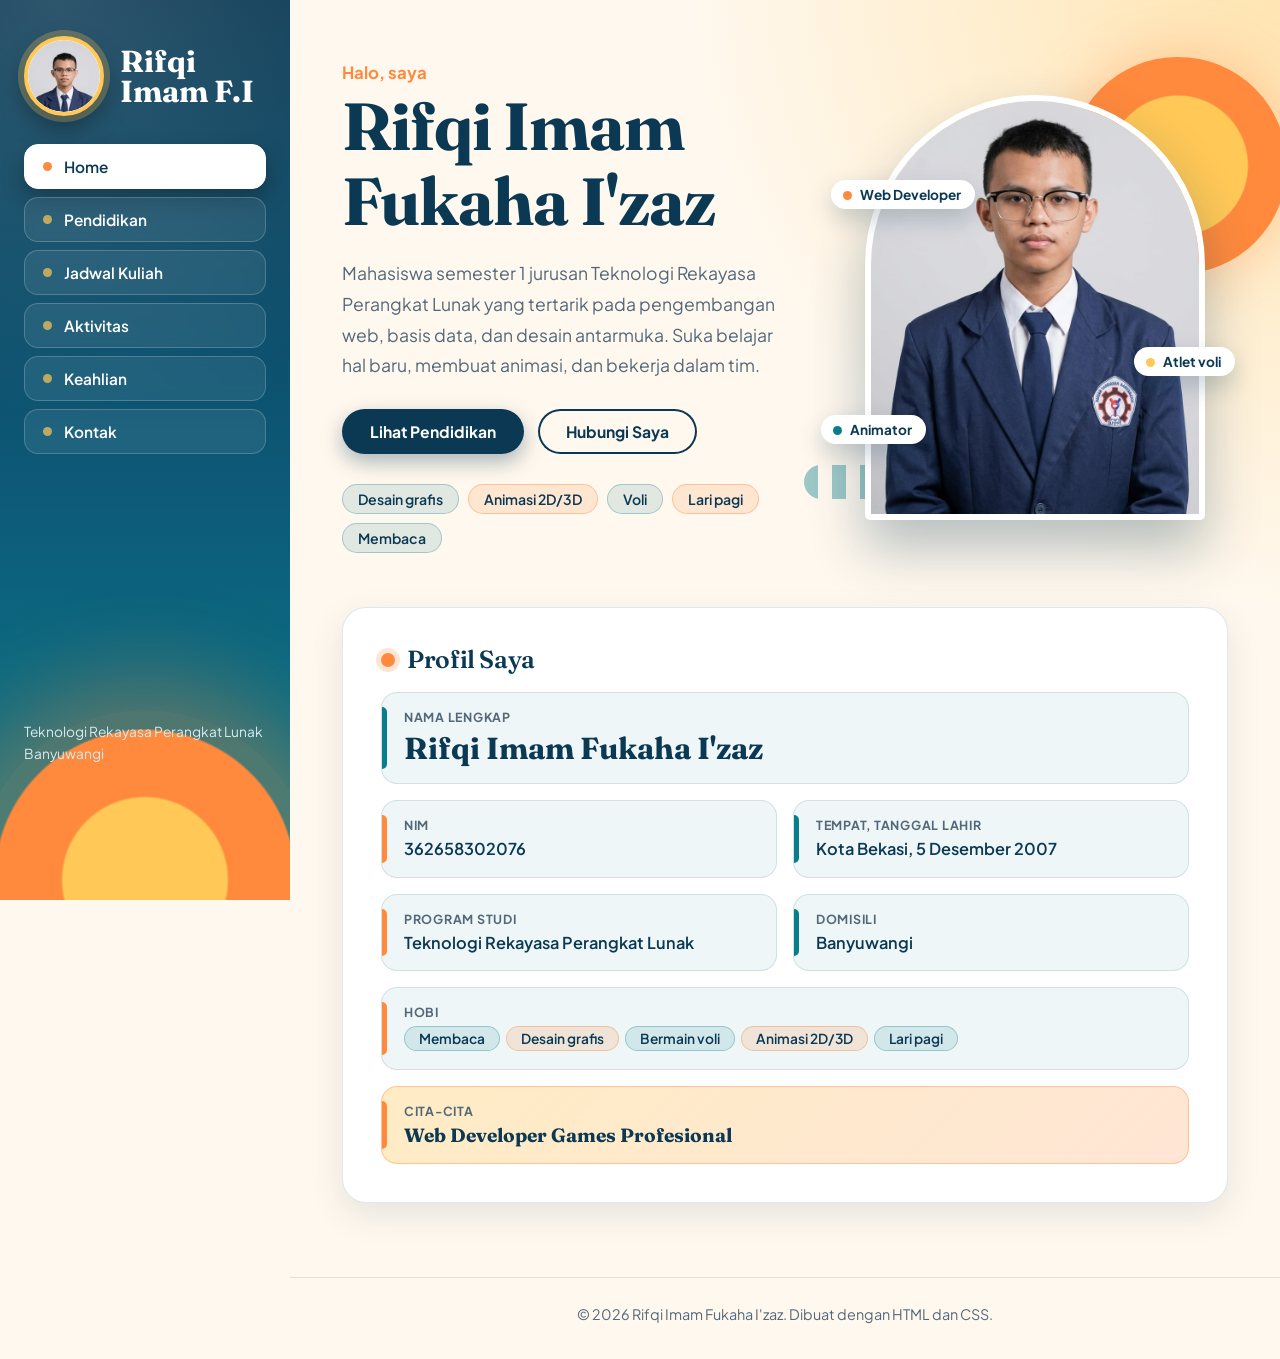
<file: index.html>
<!DOCTYPE html>
<html lang="id">
<head>
<meta charset="UTF-8">
<meta name="viewport" content="width=device-width, initial-scale=1">
<title>Home - Rifqi Imam Fukaha I'zaz</title>
<link rel="preconnect" href="https://fonts.googleapis.com">
<link rel="preconnect" href="https://fonts.gstatic.com" crossorigin>
<link href="https://fonts.googleapis.com/css2?family=Fraunces:opsz,wght@9..144,600;9..144,700&family=Plus+Jakarta+Sans:wght@400;500;600;700;800&display=swap" rel="stylesheet">
<link rel="stylesheet" href="style.css?v=3">
</head>
<body>
<header class="top">
  <div class="brand-row" style="display:flex;flex-direction:row;align-items:center;gap:16px;">
  <a class="brand" href="index.html" style="display:block;flex:none;width:80px;height:80px;min-width:80px;min-height:80px;aspect-ratio:1/1;padding:0;border-radius:50%;overflow:hidden;background:#fff;border:4px solid #ffc857;box-sizing:border-box;">
    <img src="foto.png.jpeg" alt="Logo RI" width="80" height="80" style="display:block;width:100%;height:100%;max-width:none;object-fit:cover;object-position:center 18%;border-radius:50%;">
  </a>
  <a class="brand-nama" href="index.html" style="display:block;font-family:'Fraunces',Georgia,serif;font-weight:700;font-size:1.9rem;line-height:1;color:#fff;text-decoration:none;">Rifqi Imam F.I</F></a>
  </div>
  <nav>
    <a href="index.html" class="aktif">Home</a>
    <a href="pendidikan.html">Pendidikan</a>
    <a href="jadwal.html">Jadwal Kuliah</a>
    <a href="aktivitas.html">Aktivitas</a>
    <a href="keahlian.html">Keahlian</a>
    <a href="kontak.html">Kontak</a>
  </nav>
</header>
<main>
<section class="hero">
  <div>
    <p class="sapa">Halo, saya</p>
    <h1>Rifqi Imam Fukaha I'zaz</h1>
    <p class="lead">Mahasiswa semester 1 jurusan Teknologi Rekayasa Perangkat Lunak yang tertarik pada pengembangan web, basis data, dan desain antarmuka. Suka belajar hal baru, membuat animasi, dan bekerja dalam tim.</p>
    <div class="aksi">
      <a class="btn ungu" href="pendidikan.html">Lihat Pendidikan</a>
      <a class="btn putih" href="kontak.html">Hubungi Saya</a>
    </div>
    <ul class="chips"><li>Desain grafis</li><li>Animasi 2D/3D</li><li>Voli</li><li>Lari pagi</li><li>Membaca</li></ul>
  </div>
  <div class="hero-foto">
    <img class="foto" src="foto.png.jpeg" alt="Foto Rifqi Imam Fukaha I'zaz">
    <span class="stiker s1">Web Developer</span>
    <span class="stiker s2">Animator</span>
    <span class="stiker s3">Atlet voli</span>
  </div>
</section>
<section class="panel">
  <h2>Profil Saya</h2>
  <dl class="kartu">
    <div class="wide nama"><dt>Nama Lengkap</dt><dd>Rifqi Imam Fukaha I'zaz</dd></div>
    <div><dt>NIM</dt><dd>362658302076</dd></div>
    <div><dt>Tempat, Tanggal Lahir</dt><dd>Kota Bekasi, 5 Desember 2007</dd></div>
    <div><dt>Program Studi</dt><dd>Teknologi Rekayasa Perangkat Lunak</dd></div>
    <div><dt>Domisili</dt><dd>Banyuwangi</dd></div>
    <div class="wide"><dt>Hobi</dt><dd>
      <span class="tag">Membaca</span><span class="tag">Desain grafis</span><span class="tag">Bermain voli</span><span class="tag">Animasi 2D/3D</span><span class="tag">Lari pagi</span>
    </dd></div>
    <div class="wide cita"><dt>Cita-cita</dt><dd>Web Developer Games Profesional</dd></div>
  </dl>
</section>
</main>
<footer>&copy; 2026 Rifqi Imam Fukaha I'zaz. Dibuat dengan HTML dan CSS.</footer>
</body>
</html>
</file>
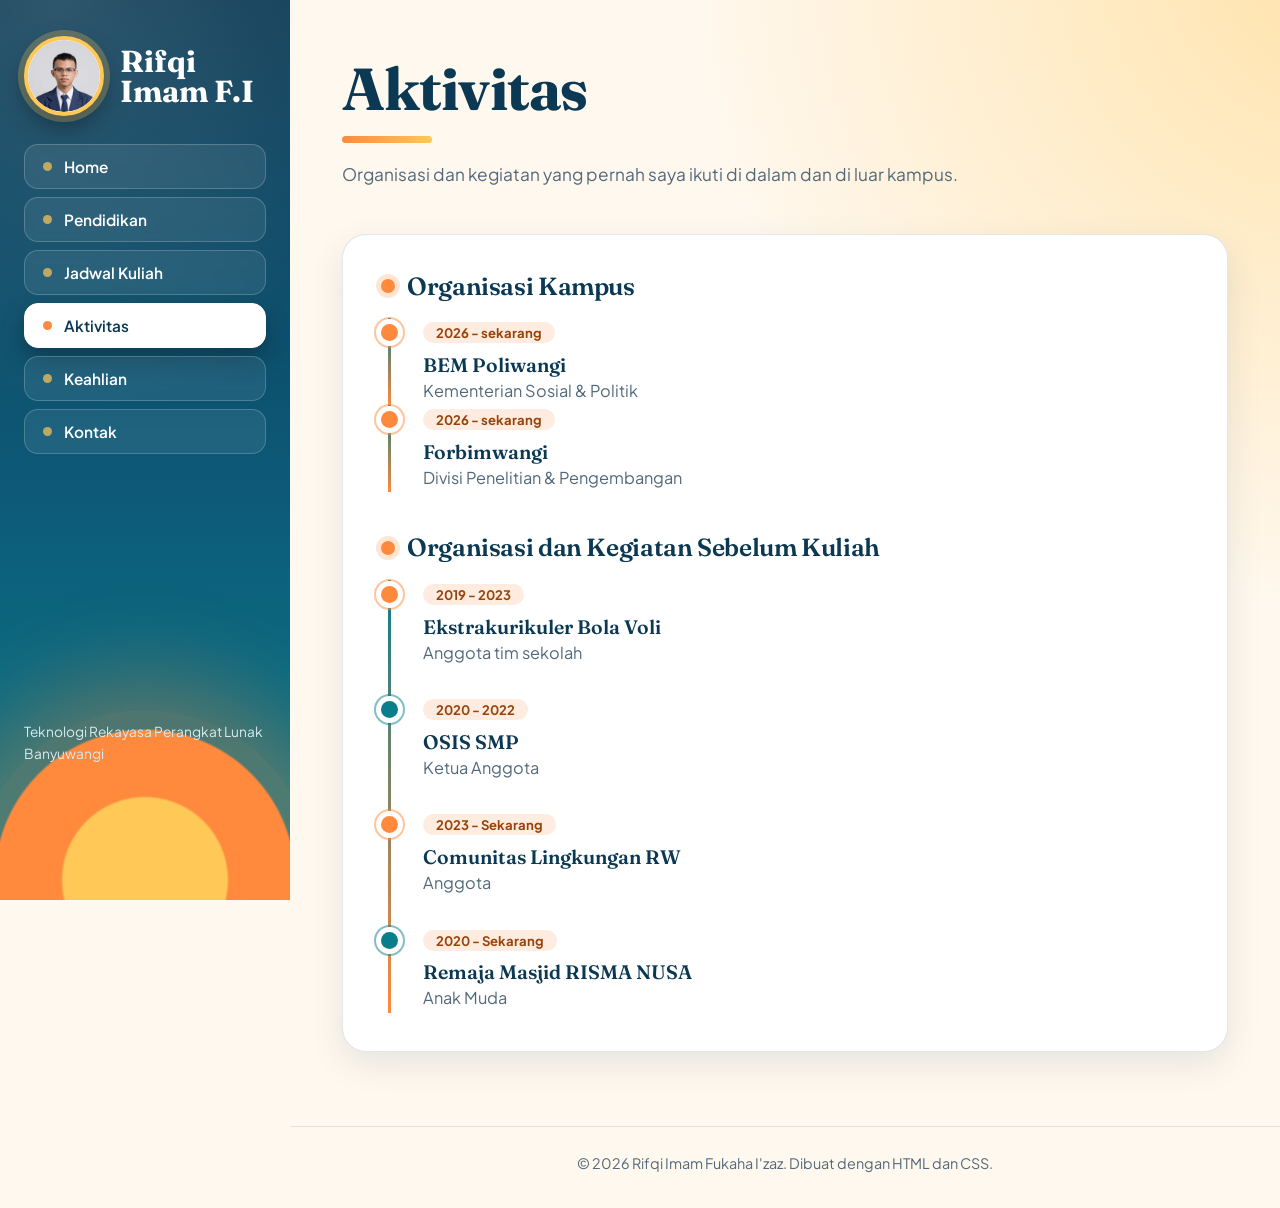
<file: aktivitas.html>
<!DOCTYPE html>
<html lang="id">
<head>
<meta charset="UTF-8">
<meta name="viewport" content="width=device-width, initial-scale=1">
<title>Aktivitas - Rifqi Imam Fukaha I'zaz</title>
<link rel="preconnect" href="https://fonts.googleapis.com">
<link rel="preconnect" href="https://fonts.gstatic.com" crossorigin>
<link href="https://fonts.googleapis.com/css2?family=Fraunces:opsz,wght@9..144,600;9..144,700&family=Plus+Jakarta+Sans:wght@400;500;600;700;800&display=swap" rel="stylesheet">
<link rel="stylesheet" href="style.css">
</head>
<body>
<header class="top">
  <div class="brand-row" style="display:flex;flex-direction:row;align-items:center;gap:16px;">
  <a class="brand" href="index.html" style="display:block;flex:none;width:80px;height:80px;min-width:80px;min-height:80px;aspect-ratio:1/1;padding:0;border-radius:50%;overflow:hidden;background:#fff;border:4px solid #ffc857;box-sizing:border-box;">
    <img src="foto.png.jpeg" alt="Logo RI" width="80" height="80" style="display:block;width:100%;height:100%;max-width:none;object-fit:cover;object-position:center 18%;border-radius:50%;">
  </a>
  <a class="brand-nama" href="index.html" style="display:block;font-family:'Fraunces',Georgia,serif;font-weight:700;font-size:1.9rem;line-height:1;color:#fff;text-decoration:none;">Rifqi Imam F.I</F></a>
  </div>
  <nav>
    <a href="index.html">Home</a>
    <a href="pendidikan.html">Pendidikan</a>
    <a href="jadwal.html">Jadwal Kuliah</a>
    <a href="aktivitas.html" class="aktif">Aktivitas</a>
    <a href="keahlian.html">Keahlian</a>
    <a href="kontak.html">Kontak</a>
  </nav>
</header>
<main>
<section class="judul"><h1>Aktivitas</h1><p>Organisasi dan kegiatan yang pernah saya ikuti di dalam dan di luar kampus.</p></section>
<section class="panel">
  <h2>Organisasi Kampus</h2>
  <div class="timeline">
    <div class="item"><span class="tahun">2026 - sekarang</span><strong>BEM Poliwangi</strong><span class="ket">Kementerian Sosial & Politik</span></div>
  </div>
  <div class="timeline">
    <div class="item"><span class="tahun">2026 - sekarang</span><strong>Forbimwangi</strong><span class="ket">Divisi Penelitian & Pengembangan</span></div>
  </div>
  <h2>Organisasi dan Kegiatan Sebelum Kuliah</h2>
  <div class="timeline">
    <div class="item"><span class="tahun">2019 - 2023</span><strong>Ekstrakurikuler Bola Voli</strong><span class="ket">Anggota tim sekolah</span></div>
    <div class="item"><span class="tahun">2020 - 2022</span><strong>OSIS SMP</strong><span class="ket">Ketua Anggota</span></div>
    <div class="item"><span class="tahun">2023 - Sekarang</span><strong>Comunitas Lingkungan RW</strong><span class="ket">Anggota</span></div>
    <div class="item"><span class="tahun">2020 - Sekarang</span><strong>Remaja Masjid RISMA NUSA</strong><span class="ket">Anak Muda</span></div>
  </div>
</section>
</main>
<footer>&copy; 2026 Rifqi Imam Fukaha I'zaz. Dibuat dengan HTML dan CSS.</footer>
</body>
</html>
</file>
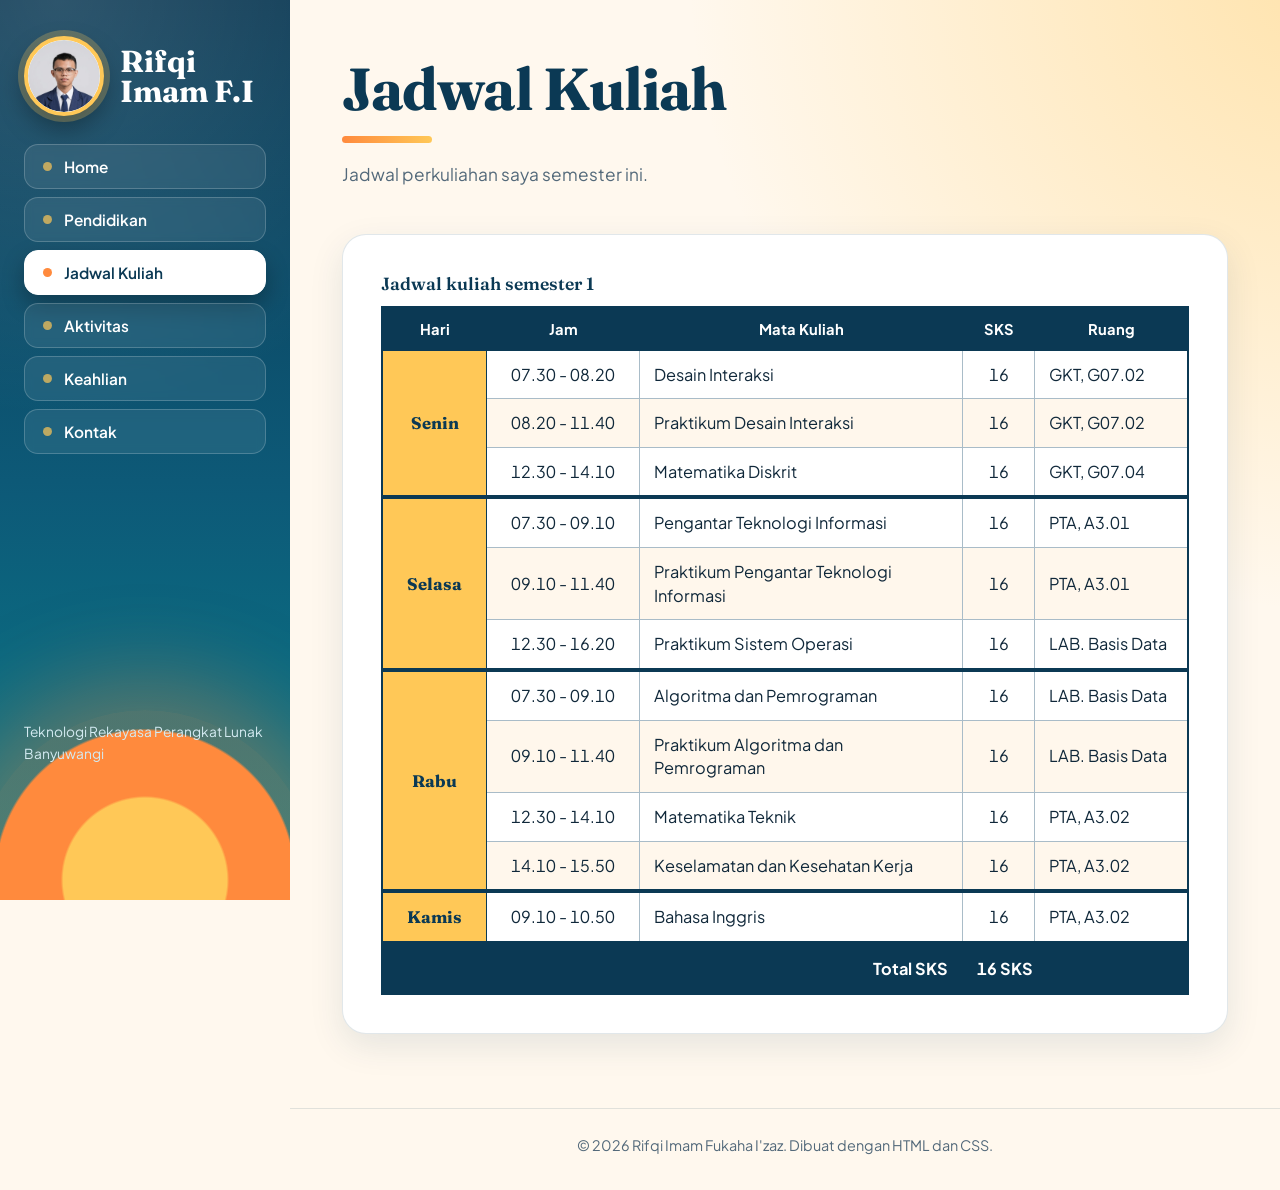
<file: jadwal.html>
<!DOCTYPE html>
<html lang="id">
<head>
<meta charset="UTF-8">
<meta name="viewport" content="width=device-width, initial-scale=1">
<title>Jadwal Kuliah - Rifqi Imam Fukaha I'zaz</title>
<link rel="preconnect" href="https://fonts.googleapis.com">
<link rel="preconnect" href="https://fonts.gstatic.com" crossorigin>
<link href="https://fonts.googleapis.com/css2?family=Fraunces:opsz,wght@9..144,600;9..144,700&family=Plus+Jakarta+Sans:wght@400;500;600;700;800&display=swap" rel="stylesheet">
<link rel="stylesheet" href="style.css?v=3">
</head>
<body>
<header class="top">
  <div class="brand-row" style="display:flex;flex-direction:row;align-items:center;gap:16px;">
  <a class="brand" href="index.html" style="display:block;flex:none;width:80px;height:80px;min-width:80px;min-height:80px;aspect-ratio:1/1;padding:0;border-radius:50%;overflow:hidden;background:#fff;border:4px solid #ffc857;box-sizing:border-box;">
    <img src="foto.png.jpeg" alt="Logo RI" width="80" height="80" style="display:block;width:100%;height:100%;max-width:none;object-fit:cover;object-position:center 18%;border-radius:50%;">
  </a>
  <a class="brand-nama" href="index.html" style="display:block;font-family:'Fraunces',Georgia,serif;font-weight:700;font-size:1.9rem;line-height:1;color:#fff;text-decoration:none;">Rifqi Imam F.I</F></a>
  </div>
  <nav>
    <a href="index.html">Home</a>
    <a href="pendidikan.html">Pendidikan</a>
    <a href="jadwal.html" class="aktif">Jadwal Kuliah</a>
    <a href="aktivitas.html">Aktivitas</a>
    <a href="keahlian.html">Keahlian</a>
    <a href="kontak.html">Kontak</a>
  </nav>
</header>
<main>
<section class="judul"><h1>Jadwal Kuliah</h1><p>Jadwal perkuliahan saya semester ini.</p></section>
<section class="panel">
  <div class="scroll"><table class="jadwal">
    <caption>Jadwal kuliah semester 1</caption>
    <thead><tr><th>Hari</th><th>Jam</th><th>Mata Kuliah</th><th>SKS</th><th>Ruang</th></tr></thead>
    <tbody>
      <tr><td class="hari" rowspan="3">Senin</td><td class="jam">07.30 - 08.20</td><td class="mk">Desain Interaksi</td><td class="sks">16</td><td class="ruang">GKT, G07.02</td></tr>
      <tr><td class="jam">08.20 - 11.40</td><td class="mk">Praktikum Desain Interaksi</td><td class="sks">16</td><td class="ruang">GKT, G07.02</td></tr>
      <tr><td class="jam">12.30 - 14.10</td><td class="mk">Matematika Diskrit</td><td class="sks">16</td><td class="ruang">GKT, G07.04</td></tr>
    </tbody>
    <tbody>
      <tr><td class="hari" rowspan="3">Selasa</td><td class="jam">07.30 - 09.10</td><td class="mk">Pengantar Teknologi Informasi</td><td class="sks">16</td><td class="ruang">PTA, A3.01</td></tr>
      <tr><td class="jam">09.10 - 11.40</td><td class="mk">Praktikum Pengantar Teknologi Informasi</td><td class="sks">16</td><td class="ruang">PTA, A3.01</td></tr>
      <tr><td class="jam">12.30 - 16.20</td><td class="mk">Praktikum Sistem Operasi</td><td class="sks">16</td><td class="ruang">LAB. Basis Data</td></tr>
    </tbody>
    <tbody>
      <tr><td class="hari" rowspan="4">Rabu</td><td class="jam">07.30 - 09.10</td><td class="mk">Algoritma dan Pemrograman</td><td class="sks">16</td><td class="ruang">LAB. Basis Data</td></tr>
      <tr><td class="jam">09.10 - 11.40</td><td class="mk">Praktikum Algoritma dan Pemrograman</td><td class="sks">16</td><td class="ruang">LAB. Basis Data</td></tr>
      <tr><td class="jam">12.30 - 14.10</td><td class="mk">Matematika Teknik</td><td class="sks">16</td><td class="ruang">PTA, A3.02</td></tr>
      <tr><td class="jam">14.10 - 15.50</td><td class="mk">Keselamatan dan Kesehatan Kerja</td><td class="sks">16</td><td class="ruang">PTA, A3.02</td></tr>
    </tbody>
    <tbody>
      <tr><td class="hari" rowspan="1">Kamis</td><td class="jam">09.10 - 10.50</td><td class="mk">Bahasa Inggris</td><td class="sks">16</td><td class="ruang">PTA, A3.02</td></tr>
    </tbody>
    <tfoot><tr><td colspan="3" class="kanan">Total SKS</td><td class="sks">16 SKS</td><td></td></tr></tfoot>
  </table></div>
</section>
</main>
<footer>&copy; 2026 Rifqi Imam Fukaha I'zaz. Dibuat dengan HTML dan CSS.</footer>
</body>
</html>
</file>
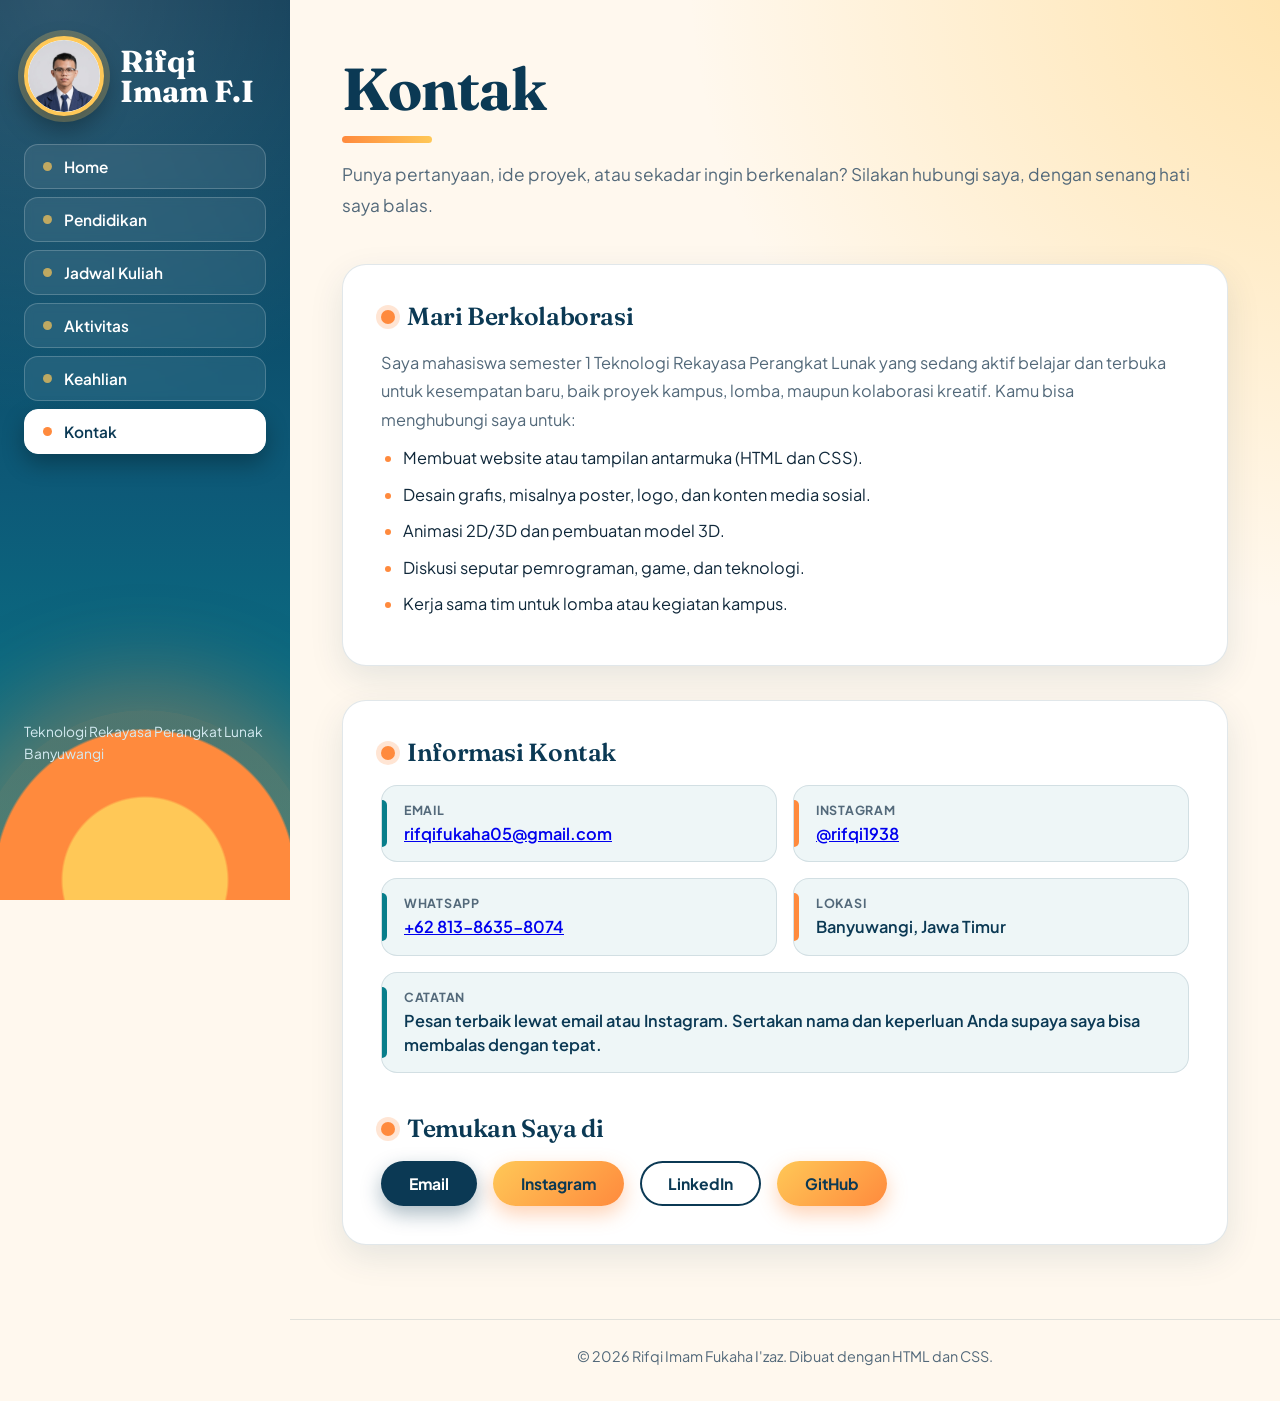
<file: kontak.html>
<!DOCTYPE html>
<html lang="id">
<head>
<meta charset="UTF-8">
<meta name="viewport" content="width=device-width, initial-scale=1">
<title>Kontak - Rifqi Imam Fukaha I'zaz</title>
<link rel="preconnect" href="https://fonts.googleapis.com">
<link rel="preconnect" href="https://fonts.gstatic.com" crossorigin>
<link href="https://fonts.googleapis.com/css2?family=Fraunces:opsz,wght@9..144,600;9..144,700&family=Plus+Jakarta+Sans:wght@400;500;600;700;800&display=swap" rel="stylesheet">
<link rel="stylesheet" href="style.css?v=5">
</head>
<body>
<header class="top">
  <div class="brand-row" style="display:flex;flex-direction:row;align-items:center;gap:16px;">
  <a class="brand" href="index.html" style="display:block;flex:none;width:80px;height:80px;min-width:80px;min-height:80px;aspect-ratio:1/1;padding:0;border-radius:50%;overflow:hidden;background:#fff;border:4px solid #ffc857;box-sizing:border-box;">
    <img src="foto.png.jpeg" alt="Logo RI" width="80" height="80" style="display:block;width:100%;height:100%;max-width:none;object-fit:cover;object-position:center 18%;border-radius:50%;">
  </a>
  <a class="brand-nama" href="index.html" style="display:block;font-family:'Fraunces',Georgia,serif;font-weight:700;font-size:1.9rem;line-height:1;color:#fff;text-decoration:none;">Rifqi Imam F.I</a>
  </div>
  <nav>
    <a href="index.html">Home</a>
    <a href="pendidikan.html">Pendidikan</a>
    <a href="jadwal.html">Jadwal Kuliah</a>
    <a href="aktivitas.html">Aktivitas</a>
    <a href="keahlian.html">Keahlian</a>
    <a href="kontak.html" class="aktif">Kontak</a>
  </nav>
</header>
<main>
<section class="judul"><h1>Kontak</h1><p>Punya pertanyaan, ide proyek, atau sekadar ingin berkenalan? Silakan hubungi saya, dengan senang hati saya balas.</p></section>
<section class="panel">
  <h2>Mari Berkolaborasi</h2>
  <p>Saya mahasiswa semester 1 Teknologi Rekayasa Perangkat Lunak yang sedang aktif belajar dan terbuka untuk kesempatan baru, baik proyek kampus, lomba, maupun kolaborasi kreatif. Kamu bisa menghubungi saya untuk:</p>
  <ul class="daftar">
    <li>Membuat website atau tampilan antarmuka (HTML dan CSS).</li>
    <li>Desain grafis, misalnya poster, logo, dan konten media sosial.</li>
    <li>Animasi 2D/3D dan pembuatan model 3D.</li>
    <li>Diskusi seputar pemrograman, game, dan teknologi.</li>
    <li>Kerja sama tim untuk lomba atau kegiatan kampus.</li>
  </ul>
</section>
<section class="panel">
  <h2>Informasi Kontak</h2>
  <dl class="kartu">
    <div><dt>Email</dt><dd><a href="mailto:rifqifukaha05@gmail.com">rifqifukaha05@gmail.com</a></dd></div>
    <div><dt>Instagram</dt><dd><a href="https://www.instagram.com/rifqi1938?evlk=MTZ6MG1ocnJ2a3Q0bg==" target="_blank" rel="noopener">@rifqi1938</a></dd></div>
    <div><dt>WhatsApp</dt><dd><a href="https://wa.me/6281386358074" target="_blank" rel="noopener">+62 813-8635-8074</a></dd></div>
    <div><dt>Lokasi</dt><dd>Banyuwangi, Jawa Timur</dd></div>
    <div class="wide"><dt>Catatan</dt><dd>Pesan terbaik lewat email atau Instagram. Sertakan nama dan keperluan Anda supaya saya bisa membalas dengan tepat.</dd></div>
  </dl>
  <h2>Temukan Saya di</h2>
  <div class="kontak-btn">
    <a class="btn ungu" href="mailto:rifqifukaha05@gmail.com">Email</a>
    <a class="btn" href="https://www.instagram.com/rifqi1938?evlk=MTZ6MG1ocnJ2a3Q0bg==" target="_blank" rel="noopener">Instagram</a>
    <a class="btn putih" href="https://www.linkedin.com/" target="_blank" rel="noopener">LinkedIn</a>
    <a class="btn" href="https://github.com/" target="_blank" rel="noopener">GitHub</a>
  </div>
</section>
</main>
<footer>&copy; 2026 Rifqi Imam Fukaha I'zaz. Dibuat dengan HTML dan CSS.</footer>
</body>
</html>
</file>
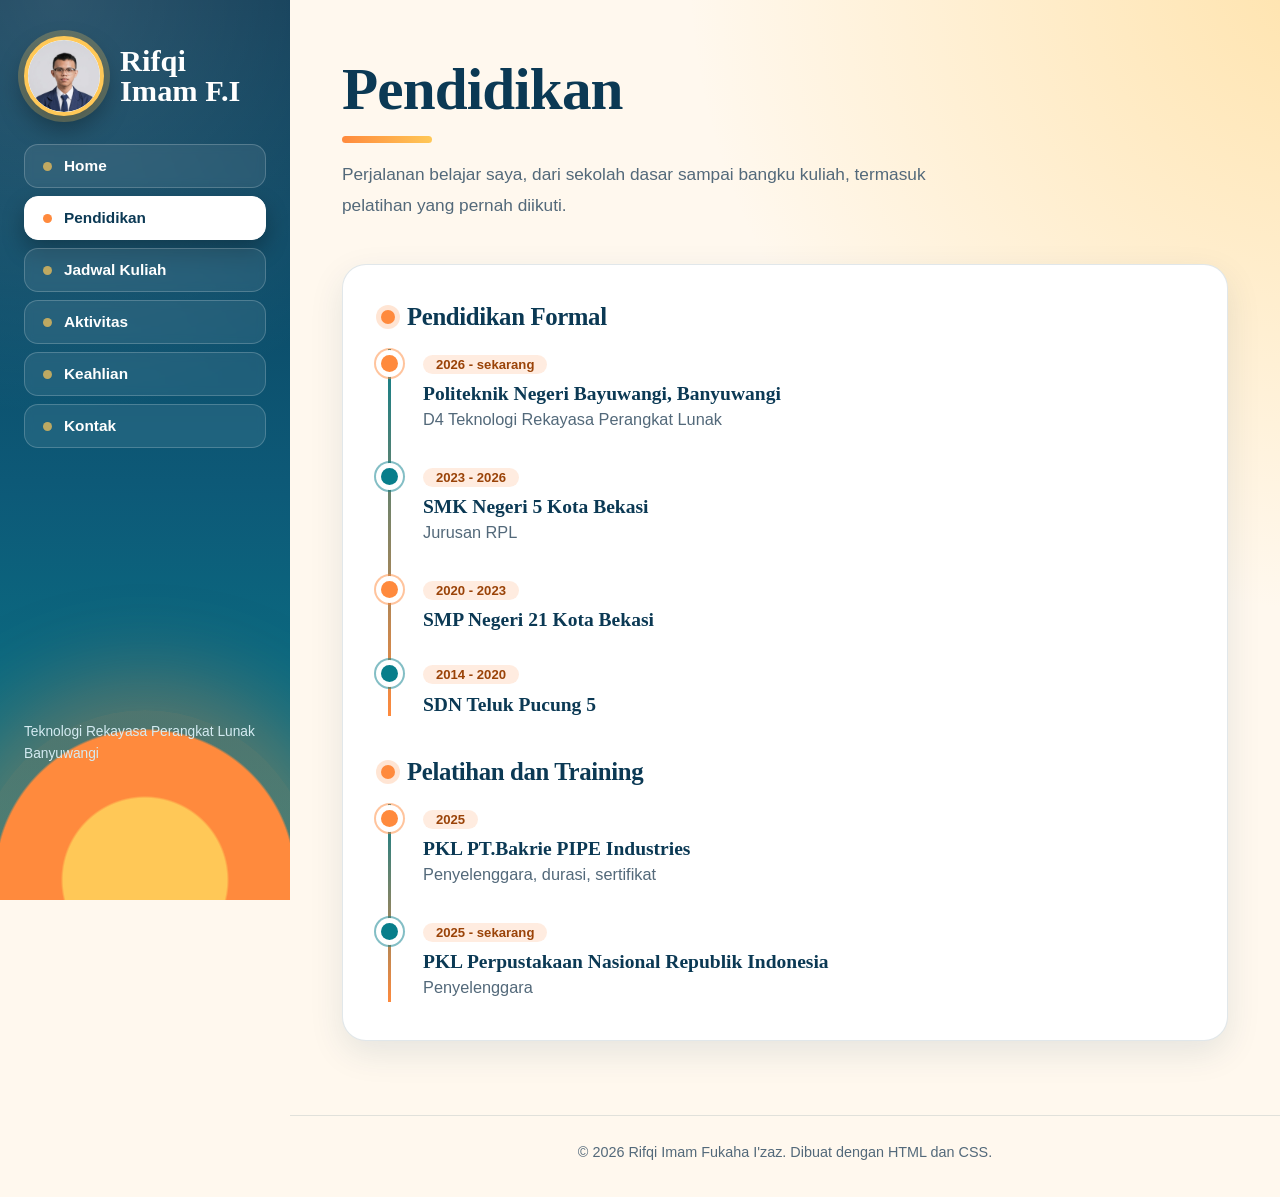
<file: pendidikan.html>
<!DOCTYPE html>
<html lang="id">
<head>
<meta charset="UTF-8">
<meta name="viewport" content="width=device-width, initial-scale=1">
<title>Pendidikan - Rifqi Imam Fukaha I'zaz</title>
<link rel="preconnect" href="https://fonts.googleapis.com">
<link rel="preconnect" href="https://fonts.gstatic.com" crossorigin>
<link href="https://fonts.googleapis.com/css2?family=Bricolage+Grotesque:wght@600;700;800&family=Instrument+Sans:wght@400;600&display=swap" rel="stylesheet">
<link rel="stylesheet" href="style.css">
</head>
<body>
<header class="top">
  <div class="brand-row" style="display:flex;flex-direction:row;align-items:center;gap:16px;">
  <a class="brand" href="index.html" style="display:block;flex:none;width:80px;height:80px;min-width:80px;min-height:80px;aspect-ratio:1/1;padding:0;border-radius:50%;overflow:hidden;background:#fff;border:4px solid #ffc857;box-sizing:border-box;">
    <img src="foto.png.jpeg" alt="Logo RI" width="80" height="80" style="display:block;width:100%;height:100%;max-width:none;object-fit:cover;object-position:center 18%;border-radius:50%;">
  </a>
  <a class="brand-nama" href="index.html" style="display:block;font-family:'Fraunces',Georgia,serif;font-weight:700;font-size:1.9rem;line-height:1;color:#fff;text-decoration:none;">Rifqi Imam F.I</F></a>
  </div>
  <nav>
    <a href="index.html">Home</a>
    <a href="pendidikan.html" class="aktif">Pendidikan</a>
    <a href="jadwal.html">Jadwal Kuliah</a>
    <a href="aktivitas.html">Aktivitas</a>
    <a href="keahlian.html">Keahlian</a>
    <a href="kontak.html">Kontak</a>
  </nav>
</header>
<main>
<section class="judul"><h1>Pendidikan</h1><p>Perjalanan belajar saya, dari sekolah dasar sampai bangku kuliah, termasuk pelatihan yang pernah diikuti.</p></section>
<section class="panel">
  <h2>Pendidikan Formal</h2>
  <div class="timeline">
    <div class="item"><span class="tahun">2026 - sekarang</span><strong>Politeknik Negeri Bayuwangi, Banyuwangi</strong><span class="ket">D4 Teknologi Rekayasa Perangkat Lunak</span></div>
    <div class="item"><span class="tahun">2023 - 2026</span><strong>SMK Negeri 5 Kota Bekasi</strong><span class="ket">Jurusan RPL</span></div>
    <div class="item"><span class="tahun">2020 - 2023</span><strong>SMP Negeri 21 Kota Bekasi</strong></div>
    <div class="item"><span class="tahun">2014 - 2020</span><strong>SDN Teluk Pucung 5</strong></div>
  </div>
  <h2>Pelatihan dan Training</h2>
  <div class="timeline">
    <div class="item"><span class="tahun">2025</span><strong>PKL PT.Bakrie PIPE Industries</strong><span class="ket">Penyelenggara, durasi, sertifikat</span></div>
    <div class="item"><span class="tahun">2025 - sekarang</span><strong>PKL Perpustakaan Nasional Republik Indonesia</strong><span class="ket">Penyelenggara</span></div>
  </div>
</section>
</main>
<footer>&copy; 2026 Rifqi Imam Fukaha I'zaz. Dibuat dengan HTML dan CSS.</footer>
</body>
</html>
</file>
<file: style.css>
/* ==========================================================
   WEB PRIBADI - Tema "Sunrise of Banyuwangi" (versi 2)
   Daftar isi:
   1 Variabel & mode gelap   2 Dasar          3 Sidebar + menu
   4 Tombol                  5 Hero (Home)    6 Judul halaman
   7 Panel                   8 Timeline       9 Jadwal kuliah
   10 Skill                  11 Footer        12 Animasi
   13 Responsif              14 Cetak
   ========================================================== */

/* ---------- 1. Variabel ---------- */
:root{
  color-scheme:light dark;

  /* warna merek (sama di mode terang & gelap) */
  --ocean:#0b3954;
  --sea:#087e8b;
  --sun:#ff8a3d;
  --gold:#ffc857;

  /* warna yang berubah menurut mode */
  --bg:#fff8ee;
  --glow:rgba(255,200,87,.45);
  --card:#ffffff;
  --head:#0b3954;           /* warna judul */
  --ink:#10283a;            /* warna teks */
  --muted:#53697a;
  --line:rgba(11,57,84,.12);
  --zebra:#fff7ec;
  --hov:#ffe9cf;
  --track:#e6eef1;
  --chip-bg:#e4eef3;
  --chip-ink:#0b3954;
  --tag-bg:rgba(255,138,61,.16);
  --tag-ink:#9a4308;
  --tosca-bg:rgba(8,126,139,.12);
  --shadow:0 12px 34px rgba(11,57,84,.10);

  --display:"Fraunces",Georgia,"Times New Roman",serif;
  --body:"Plus Jakarta Sans","Segoe UI",Helvetica,Arial,sans-serif;
  --side:290px;
  --radius:24px;
}
@media(prefers-color-scheme:dark){
  :root{
    --bg:#0a1b28;--glow:rgba(255,138,61,.16);--card:#112c3f;--head:#ffffff;--ink:#e6f0f5;--muted:#9fb7c6;
    --line:rgba(255,255,255,.12);--zebra:#14344a;--hov:#1d4a66;--track:#1d3b50;
    --chip-bg:#1d4560;--chip-ink:#d7eef7;--tag-bg:rgba(255,138,61,.2);--tag-ink:#ffb27a;--tosca-bg:rgba(8,126,139,.3);
    --shadow:0 12px 34px rgba(0,0,0,.35);
  }
}

/* ---------- 2. Dasar ---------- */
*{box-sizing:border-box;margin:0;padding:0}
html{scroll-behavior:smooth;scrollbar-color:var(--sea) transparent}
body{
  font-family:var(--body);font-size:1.02rem;line-height:1.75;color:var(--ink);
  background:radial-gradient(circle at 105% -5%,var(--glow),transparent 40%),var(--bg);
  background-attachment:fixed;min-height:100vh;
  display:grid;grid-template-columns:var(--side) 1fr;grid-template-rows:1fr auto;
  -webkit-font-smoothing:antialiased;
}
h1,h2,h3{font-family:var(--display);font-weight:600;line-height:1.12;letter-spacing:-.015em;text-wrap:balance}
p{max-width:66ch;margin-bottom:10px;text-wrap:pretty}
img{max-width:100%}
::selection{background:var(--sun);color:#fff}
a:focus-visible{outline:3px solid var(--sun);outline-offset:3px;border-radius:12px}

/* ---------- 3. Sidebar + tombol menu ---------- */
.top{
  grid-column:1;grid-row:1 / span 2;position:sticky;top:0;height:100vh;overflow:hidden;
  display:flex;flex-direction:column;gap:28px;padding:36px 24px;color:#fff;
  background:
    radial-gradient(circle at 20% 0%,rgba(255,255,255,.14),transparent 45%),
    linear-gradient(180deg,var(--ocean) 0%,#0d5a78 55%,var(--sea) 100%);
}
.top::before{ /* matahari terbit */
  content:"";position:absolute;left:50%;bottom:-150px;width:340px;height:340px;transform:translateX(-50%);border-radius:50%;
  background:radial-gradient(circle,var(--gold) 0 34%,var(--sun) 35% 62%,rgba(255,138,61,.28) 63% 100%);
  box-shadow:0 0 90px 30px rgba(255,138,61,.35);
}
.top::after{ /* identitas singkat */
  content:"Teknologi Rekayasa Perangkat Lunak\A Banyuwangi";white-space:pre;position:relative;z-index:1;
  margin-top:auto;margin-bottom:100px;font-size:.86rem;line-height:1.55;color:#d4ebf2;
}
.brand{
  position:relative;z-index:1;align-self:flex-start;display:grid;place-items:center;width:68px;height:68px;border-radius:50%;
  font:700 1.6rem var(--display);color:var(--ocean);text-decoration:none;background:var(--gold);
  box-shadow:0 0 0 6px rgba(255,200,87,.25),0 10px 24px rgba(0,0,0,.25);
  transition:transform .3s cubic-bezier(.3,1.6,.5,1);
}
.brand span{color:var(--sun)}
.brand:hover{transform:rotate(-10deg) scale(1.08)}

nav{position:relative;z-index:1;display:flex;flex-direction:column;gap:8px}
nav a{
  display:flex;align-items:center;gap:12px;padding:12px 18px;border-radius:14px;
  font:600 .96rem var(--body);color:#fff;text-decoration:none;
  background:rgba(255,255,255,.08);border:1px solid rgba(255,255,255,.2);backdrop-filter:blur(4px);
  transition:transform .18s,background .18s,color .18s,box-shadow .18s;
}
nav a::before{content:"";width:9px;height:9px;border-radius:50%;background:var(--gold);flex:none;opacity:.7;transition:transform .18s}
nav a:hover{background:var(--sun);color:var(--ocean);border-color:var(--sun);transform:translateX(6px);box-shadow:0 10px 22px rgba(0,0,0,.28)}
nav a:hover::before{background:var(--ocean);opacity:1;transform:scale(1.3)}
nav a:active{transform:translateX(6px) scale(.97)}
nav a.aktif{background:#fff;color:var(--ocean);border-color:#fff;box-shadow:0 10px 22px rgba(0,0,0,.28)}
nav a.aktif::before{background:var(--sun);opacity:1}

/* ---------- 4. Tombol ---------- */
.btn{
  position:relative;overflow:hidden;display:inline-block;padding:13px 28px;border-radius:999px;
  font:700 .98rem var(--body);text-decoration:none;color:var(--ocean);
  background:linear-gradient(135deg,var(--gold),var(--sun));box-shadow:0 8px 20px rgba(255,138,61,.38);
  transition:transform .18s,box-shadow .18s;
}
.btn::after{ /* kilau saat hover */
  content:"";position:absolute;top:0;left:-70%;width:45%;height:100%;transform:skewX(-20deg);
  background:linear-gradient(90deg,transparent,rgba(255,255,255,.55),transparent);transition:left .5s;
}
.btn:hover{transform:translateY(-3px);box-shadow:0 14px 28px rgba(255,138,61,.5)}
.btn:hover::after{left:130%}
.btn:active{transform:translateY(1px) scale(.97)}
.btn.ungu{background:var(--ocean);color:#fff;box-shadow:0 8px 20px rgba(11,57,84,.35)}
.btn.putih{background:transparent;color:var(--head);box-shadow:inset 0 0 0 2px var(--head)}
.btn.putih:hover{background:var(--head);color:var(--bg)}

main{grid-column:2;width:100%;max-width:1000px;justify-self:center;padding:56px 52px 40px}

/* ---------- 5. Hero (Home) ---------- */
.hero{display:grid;grid-template-columns:1.15fr 1fr;gap:56px;align-items:center;padding:6px 0 54px}
.sapa{font:700 1.05rem var(--body);color:var(--sun);margin-bottom:6px}
.hero h1{font-size:clamp(2.6rem,5.2vw,4.5rem);font-weight:700;margin-bottom:20px;color:var(--head)}
.lead{font-size:1.1rem;color:var(--muted);max-width:48ch;margin-bottom:28px}
.aksi{display:flex;flex-wrap:wrap;gap:14px;margin-bottom:30px}
.chips{display:flex;flex-wrap:wrap;gap:9px;list-style:none}
.chips li{
  font:600 .88rem var(--body);color:var(--chip-ink);padding:5px 15px;border-radius:999px;
  background:var(--tosca-bg);border:1px solid rgba(8,126,139,.3);transition:transform .18s;
}
.chips li:nth-child(even){background:var(--tag-bg);border-color:rgba(255,138,61,.4)}
.chips li:hover{transform:translateY(-3px)}

.hero-foto{position:relative;justify-self:center;width:min(100%,340px)}
.hero-foto::before{
  content:"";position:absolute;width:64%;aspect-ratio:1;right:-24%;top:-9%;border-radius:50%;z-index:-1;
  background:radial-gradient(circle,var(--gold) 0 45%,var(--sun) 46%);box-shadow:0 0 60px rgba(255,138,61,.4);
}
.hero-foto::after{
  content:"";position:absolute;width:50%;height:34px;left:-18%;bottom:5%;z-index:-1;border-radius:999px;
  background:repeating-linear-gradient(90deg,var(--sea) 0 14px,transparent 14px 28px);opacity:.4;
}
.foto{
  display:block;width:100%;aspect-ratio:4/5;object-fit:cover;background:var(--sea);
  border-radius:999px 999px 28px 28px;border:6px solid var(--card);box-shadow:0 28px 54px rgba(11,57,84,.3);
  transition:transform .4s cubic-bezier(.3,1.4,.5,1);
}
.hero-foto:hover .foto{transform:scale(1.025)}
.stiker{
  position:absolute;font:700 .85rem var(--body);color:var(--head);background:var(--card);white-space:nowrap;
  padding:6px 14px 6px 12px;border-radius:999px;box-shadow:0 10px 24px rgba(11,57,84,.22);
  animation:ambang 5s ease-in-out infinite;
}
.stiker::before{content:"";display:inline-block;width:9px;height:9px;border-radius:50%;margin-right:8px;background:var(--sun)}
.s1{top:20%;left:-34px}
.s2{bottom:18%;left:-44px;animation-delay:-1.6s}.s2::before{background:var(--sea)}
.s3{bottom:34%;right:-30px;animation-delay:-3.2s}.s3::before{background:var(--gold)}

/* ---------- 6. Judul halaman dalam ---------- */
.judul{padding:0 0 34px}
.judul h1{font-size:clamp(2.4rem,4.8vw,3.7rem);font-weight:700;color:var(--head)}
.judul h1::after{content:"";display:block;width:90px;height:7px;border-radius:7px;margin-top:14px;background:linear-gradient(90deg,var(--sun),var(--gold))}
.judul p{color:var(--muted);margin-top:16px;font-size:1.08rem}

/* ---------- 7. Panel ---------- */
.panel{
  background:var(--card);border:1px solid var(--line);border-radius:var(--radius);box-shadow:var(--shadow);
  padding:38px;margin-bottom:34px;transition:transform .25s,box-shadow .25s;
}
.panel:hover{transform:translateY(-3px);box-shadow:0 18px 44px rgba(11,57,84,.16)}
.panel h2{font-size:1.55rem;color:var(--head);margin-bottom:18px;display:flex;align-items:center;gap:12px}
.panel h2::before{content:"";width:14px;height:14px;border-radius:50%;flex:none;background:var(--sun);box-shadow:0 0 0 5px rgba(255,138,61,.22)}
.panel h2:not(:first-child){margin-top:42px}
.panel p{color:var(--muted)}
ul.daftar{margin:6px 0 0 22px}
ul.daftar li{margin-bottom:8px}
ul.daftar li::marker{color:var(--sun)}

dl{display:grid;grid-template-columns:170px 1fr}
dt,dd{padding:13px 0;border-bottom:1px solid var(--line)}
dt{font-weight:700;color:var(--sea)}
dd{transition:padding .2s}
dl dt:last-of-type,dl dd:last-of-type{border-bottom:0}

/* ---------- 8. Timeline ---------- */
.timeline{border-left:3px solid transparent;border-image:linear-gradient(180deg,var(--sea),var(--sun)) 1;margin-left:7px}
.item{position:relative;padding:0 0 28px 32px}
.item:last-child{padding-bottom:0}
.item::before{
  content:"";position:absolute;left:-10px;top:6px;width:17px;height:17px;border-radius:50%;background:var(--sun);
  box-shadow:0 0 0 5px var(--card),0 0 0 7px rgba(255,138,61,.5);transition:transform .2s;
}
.item:nth-child(even)::before{background:var(--sea);box-shadow:0 0 0 5px var(--card),0 0 0 7px rgba(8,126,139,.5)}
.item:hover::before{transform:scale(1.3)}
.tahun{display:inline-block;font:700 .82rem var(--body);color:var(--tag-ink);background:var(--tag-bg);border-radius:999px;padding:2px 13px}
.item strong{display:block;font:600 1.22rem var(--display);color:var(--head);margin-top:6px}
.item .ket{color:var(--muted)}

/* ---------- 9. Jadwal kuliah (tabel biasa) ---------- */
.scroll{overflow-x:auto}
table.jadwal{
  --luar:var(--ocean);--dalam:#a9bcc8;--tebal:var(--ocean);
  width:100%;min-width:700px;table-layout:fixed;border-collapse:collapse;border:2px solid var(--luar);
}
table.jadwal caption{caption-side:top;text-align:left;font:600 1.1rem var(--display);color:var(--head);padding-bottom:12px}

/* lebar kolom */
table.jadwal thead th:nth-child(1){width:13%}
table.jadwal thead th:nth-child(2){width:19%}
table.jadwal thead th:nth-child(3){width:40%}
table.jadwal thead th:nth-child(4){width:9%}
table.jadwal thead th:nth-child(5){width:19%}

/* garis sel */
table.jadwal th,table.jadwal td{border:1px solid var(--dalam);padding:12px 14px;vertical-align:middle;line-height:1.45}
table.jadwal thead th{background:var(--ocean);color:#fff;border-color:var(--ocean);font:700 .92rem var(--body);text-align:center}
/* PEMBATAS ANTAR HARI (garis tebal) - dibuat dari tiga sisi supaya pasti tampil */
table.jadwal tbody{border-bottom:4px solid var(--tebal)}
table.jadwal tbody tr:last-child td{border-bottom:4px solid var(--tebal)}
table.jadwal tbody + tbody tr:first-child td{border-top:4px solid var(--tebal)}
table.jadwal tfoot td{border-top:4px solid var(--tebal)}

/* tata letak isi sel */
table.jadwal td.hari{text-align:center;font:700 1.05rem var(--display);background:var(--gold);color:var(--ocean);border-right:1px solid var(--tebal);border-bottom:4px solid var(--tebal)}
table.jadwal td.jam,table.jadwal td.sks{text-align:center;white-space:nowrap}
table.jadwal td.mk,table.jadwal td.ruang{text-align:left}
table.jadwal td{font-variant-numeric:tabular-nums}
table.jadwal tbody + tbody td.hari{border-top:4px solid var(--tebal)}

/* warna baris */
table.jadwal tbody tr:nth-child(even) td:not(.hari){background:var(--zebra)}
table.jadwal tbody tr:hover td:not(.hari){background:var(--hov)}

table.jadwal tfoot td{background:var(--ocean);color:#fff;font-weight:700;border-color:var(--ocean)}
table.jadwal tfoot td.kanan{text-align:right}
table.jadwal tfoot td:nth-child(2){text-align:center}

@media(prefers-color-scheme:dark){
  table.jadwal{--luar:#6fa3bf;--dalam:#3d6b85;--tebal:#6fa3bf}
  table.jadwal thead th,table.jadwal tfoot td{background:#0d5a78;border-color:#3d6b85}
}

/* ---------- 10. Skill ---------- */
.skill{margin:22px 0}
.skill b{font-weight:700}
.skill em{float:right;font-style:normal;font-weight:700;color:var(--sea)}
.bar{height:13px;border-radius:13px;background:var(--track);overflow:hidden;margin-top:8px}
.bar i{display:block;height:100%;border-radius:13px;background:linear-gradient(90deg,var(--sea),var(--sun));
  transform-origin:left;animation:isi 1s .2s cubic-bezier(.3,.9,.3,1) both}
.skill:nth-of-type(2) .bar i{animation-delay:.32s}
.skill:nth-of-type(3) .bar i{animation-delay:.44s}
.skill:nth-of-type(4) .bar i{animation-delay:.56s}
.kontak-btn{display:flex;flex-wrap:wrap;gap:16px;margin-top:18px}

/* ---------- 11. Footer ---------- */
footer{grid-column:2;text-align:center;color:var(--muted);font-size:.9rem;padding:24px 20px 32px;border-top:1px solid var(--line)}

/* ---------- 12. Animasi ---------- */
@keyframes naik{from{opacity:0;transform:translateY(22px)}to{opacity:1;transform:none}}
@keyframes isi{from{transform:scaleX(0)}to{transform:scaleX(1)}}
@keyframes ambang{0%,100%{translate:0 0}50%{translate:0 -7px}}

.hero .sapa,.hero h1,.hero .lead,.hero .aksi,.hero .chips,.hero .hero-foto{animation:naik .75s ease-out both}
.hero h1{animation-delay:.08s}.hero .lead{animation-delay:.16s}.hero .aksi{animation-delay:.24s}
.hero .chips{animation-delay:.32s}.hero .hero-foto{animation-delay:.2s}
.judul{animation:naik .6s ease-out both}

/* panel muncul halus saat di-scroll (browser yang mendukung) */
@supports (animation-timeline:view()){
  .panel{animation:naik linear both;animation-timeline:view();animation-range:entry 0% entry 35%}
}

/* ---------- 13. Responsif ---------- */
@media(max-width:960px){
  body{display:block}
  .top{position:static;height:auto;flex-direction:row;flex-wrap:wrap;align-items:center;gap:16px;padding:18px 20px}
  .top::before,.top::after{display:none}
  .brand{width:52px;height:52px;font-size:1.25rem}
  nav{flex-direction:row;flex-wrap:wrap;gap:8px}
  nav a{padding:8px 15px;font-size:.9rem}
  nav a::before{display:none}
  nav a:hover{transform:translateY(-2px)}
  main{padding:34px 20px 20px}
  .hero{grid-template-columns:1fr;gap:66px}
  .hero-foto{width:min(78%,320px)}
}
@media(max-width:560px){
  body{font-size:1rem}
  dl{grid-template-columns:1fr}
  dt{border-bottom:0;padding-bottom:0}
  .panel{padding:24px}
  .panel:hover{transform:none}
  .s1{left:-14px}.s2{left:-14px}.s3{right:-10px}
}
@media(prefers-reduced-motion:reduce){
  *,*::before,*::after{animation:none!important;transition:none!important}
  html{scroll-behavior:auto}
}

/* ---------- 14. Cetak ---------- */
@media print{
  .top,.aksi,.kontak-btn{display:none}
  body{display:block;background:#fff;color:#000}
  .panel,.scroll{box-shadow:none;animation:none}
}

/* ---------- Kartu profil (Home) ---------- */
dl.kartu{display:grid;grid-template-columns:repeat(2,1fr);gap:16px}
dl.kartu > div{
  position:relative;padding:16px 18px 16px 22px;border-radius:16px;
  background:color-mix(in srgb,var(--sea) 7%,var(--card));border:1px solid var(--line);
  transition:transform .2s,box-shadow .2s;
}
dl.kartu > div::before{ /* garis aksen di kiri */
  content:"";position:absolute;left:0;top:14px;bottom:14px;width:5px;border-radius:0 5px 5px 0;background:var(--sea);
}
dl.kartu > div:nth-child(even)::before{background:var(--sun)}
dl.kartu > div:hover{transform:translateY(-3px);box-shadow:var(--shadow)}
dl.kartu .wide{grid-column:1 / -1}
dl.kartu dt,dl.kartu dd{padding:0;border:0}
dl.kartu dt{font:700 .78rem var(--body);letter-spacing:.06em;text-transform:uppercase;color:var(--muted);margin-bottom:4px}
dl.kartu dd{font-weight:600;color:var(--head);line-height:1.45}
dl.kartu .nama dd{font:700 clamp(1.4rem,3vw,1.9rem) var(--display)}
dl.kartu .cita{background:linear-gradient(135deg,rgba(255,200,87,.35),rgba(255,138,61,.22));border-color:rgba(255,138,61,.4)}
dl.kartu .cita::before{background:var(--sun)}
dl.kartu .cita dd{font:700 1.2rem var(--display)}
.tag{display:inline-block;margin:2px 6px 2px 0;font:600 .86rem var(--body);color:var(--chip-ink);
  background:var(--tosca-bg);border:1px solid rgba(8,126,139,.3);border-radius:999px;padding:3px 14px}
.tag:nth-child(even){background:var(--tag-bg);border-color:rgba(255,138,61,.4)}
@media(max-width:620px){dl.kartu{grid-template-columns:1fr}}

/* ---------- Logo gambar di sidebar (bingkai bulat) ---------- */
.brand{
  position:relative;z-index:1;align-self:flex-start;flex:none;
  display:block;width:80px;height:80px;min-width:80px;min-height:80px;aspect-ratio:1/1;padding:0;border-radius:50%;overflow:hidden;
  background:#fff;                                   /* latar putih bila logo transparan */
  border:4px solid var(--gold);                      /* bingkai emas */
  box-shadow:0 0 0 6px rgba(255,200,87,.25),         /* cincin luar */
             0 12px 26px rgba(0,0,0,.35);            /* bayangan */
  transition:transform .3s cubic-bezier(.3,1.6,.5,1),box-shadow .3s;
}
.brand img{
  display:block;width:100%;height:100%;max-width:none;
  object-fit:cover;object-position:center 18%;       /* mengisi bulatan; fokus ke bagian atas (wajah) */
  border-radius:50%;
}
.brand:hover{
  transform:rotate(-6deg) scale(1.07);
  box-shadow:0 0 0 6px rgba(255,138,61,.45),0 16px 30px rgba(0,0,0,.4);
}
.brand:focus-visible{outline:3px solid var(--sun);outline-offset:6px}

@media(max-width:960px){
  .brand{width:56px;height:56px;min-width:56px;min-height:56px;border-width:3px;box-shadow:0 0 0 4px rgba(255,200,87,.25),0 8px 18px rgba(0,0,0,.3)}
}
</file>
